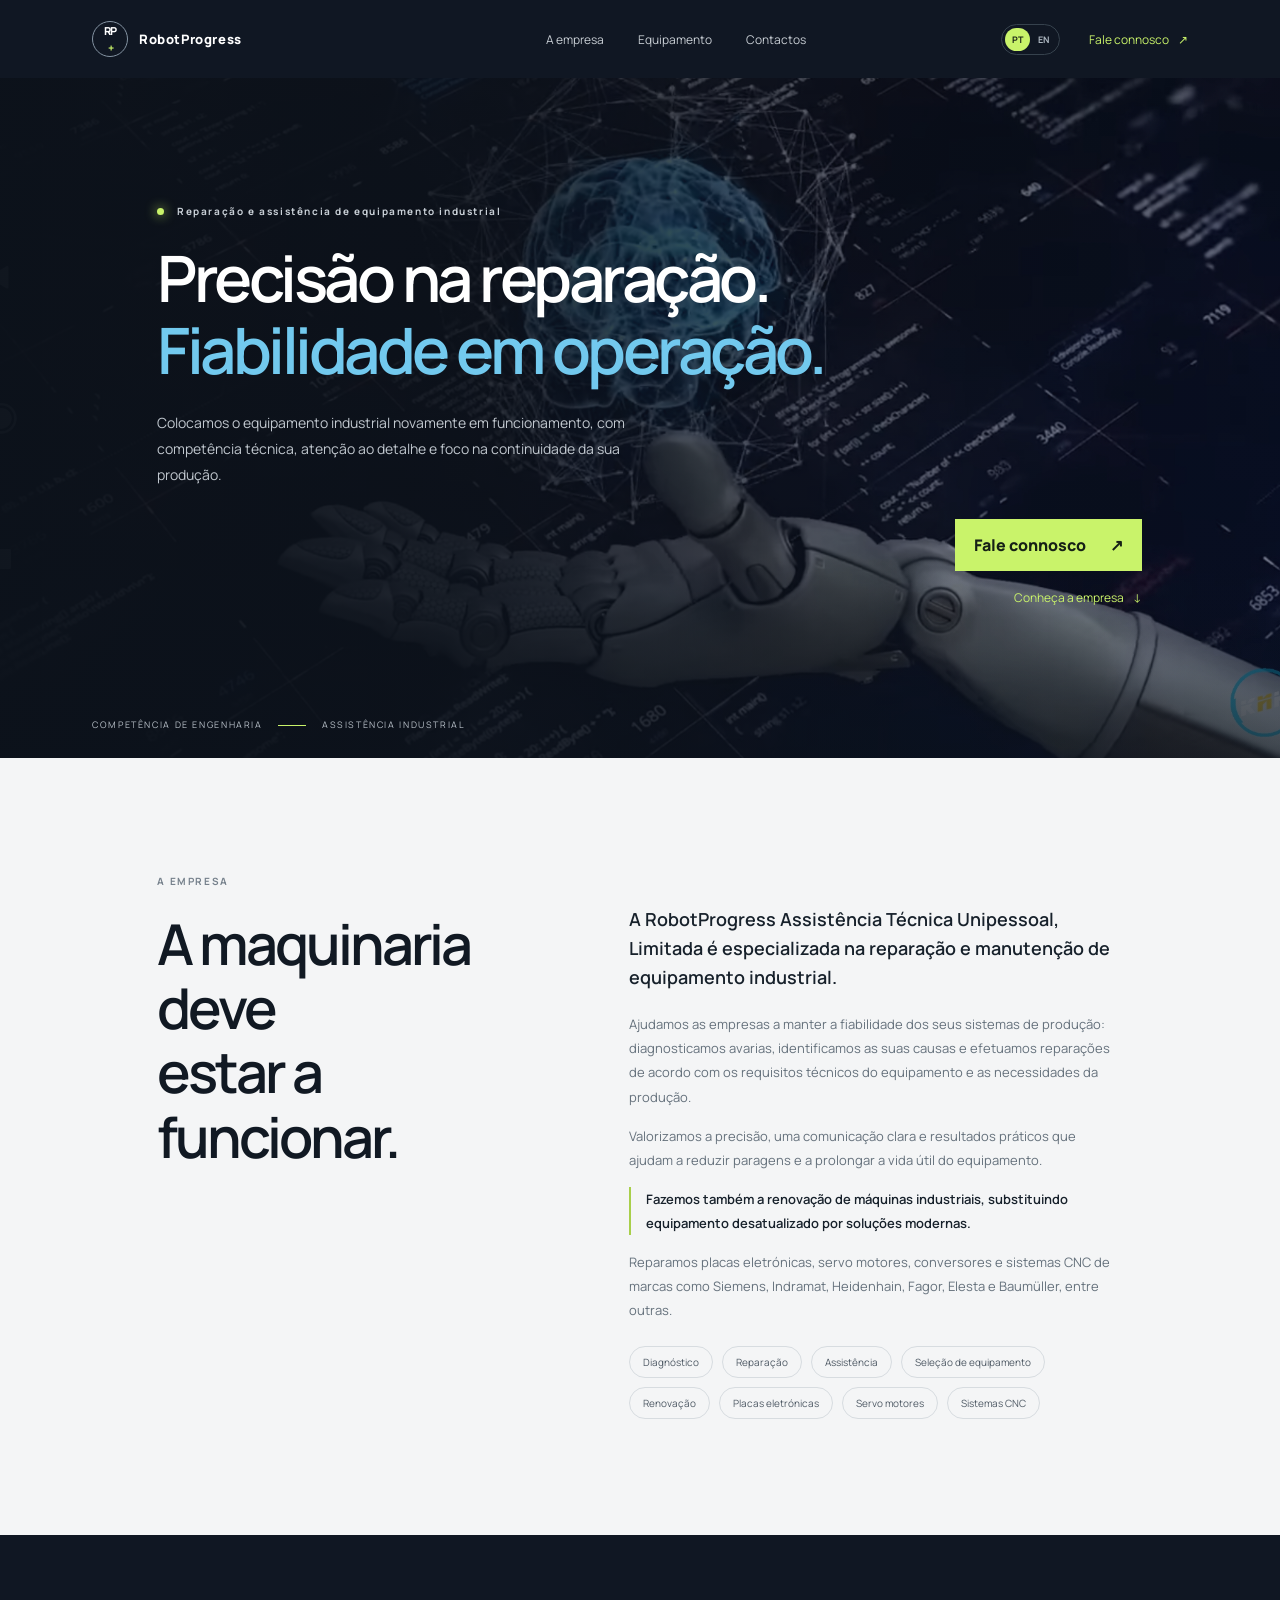
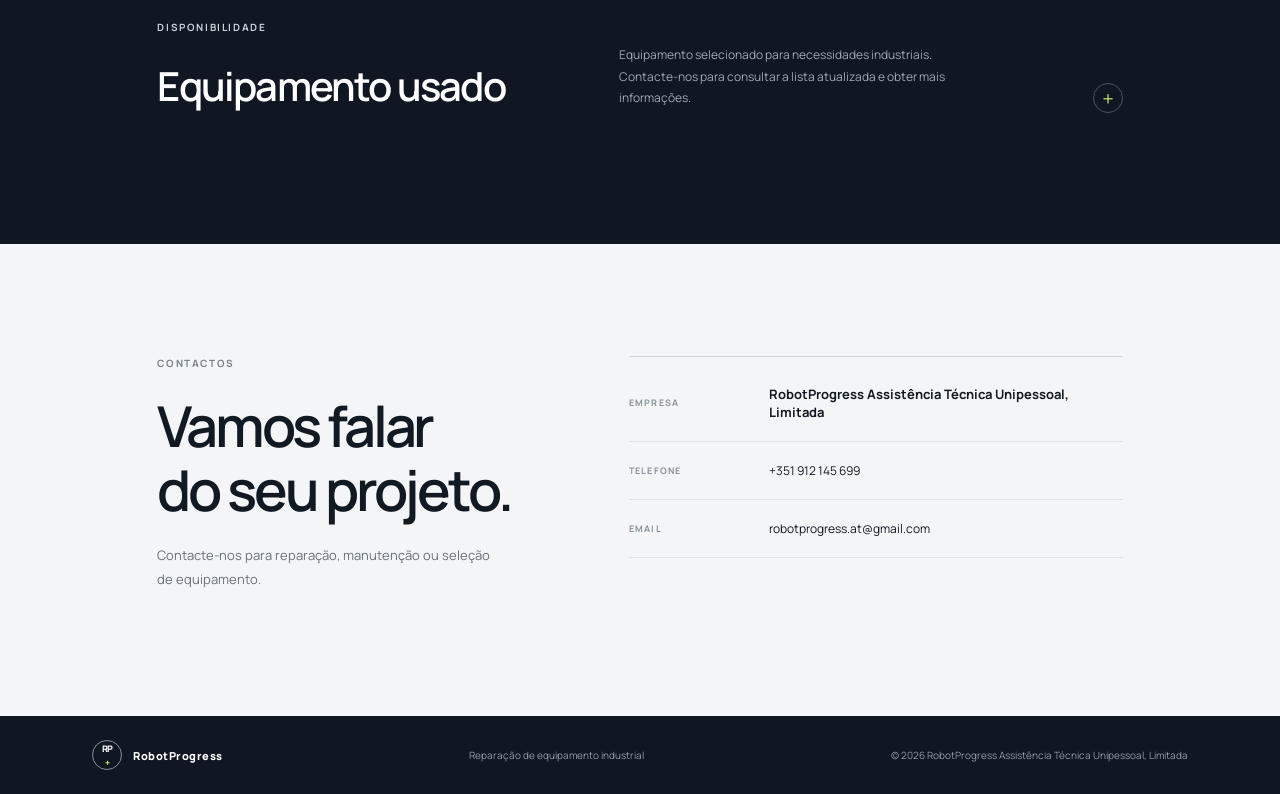
<file: index.html>
<!doctype html>
<html lang="pt">
<head>
  <meta charset="utf-8">
  <meta name="viewport" content="width=device-width, initial-scale=1">
  <meta name="theme-color" content="#101723">
  <meta name="description" content="Reparação e diagnóstico de equipamento industrial: placas eletrónicas, servo motores, CNC e inversores. Renovação de máquinas e equipamento usado para venda.">
  <title>Reparação de equipamento industrial, CNC e servo motores | RobotProgress Assistência Técnica Unipessoal, Limitada</title>
  <link rel="preconnect" href="https://fonts.googleapis.com">
  <link rel="preconnect" href="https://fonts.gstatic.com" crossorigin>
  <link href="https://fonts.googleapis.com/css2?family=Manrope:wght@400;500;600;700;800&display=swap" rel="stylesheet">
  <link rel="stylesheet" href="styles.css">
</head>
<body>
  <header class="topbar">
    <a class="brand" href="#top" aria-label="RobotProgress Assistência Técnica Unipessoal, Limitada — página inicial" data-i18n-aria="brandAria">
      <span class="brand-mark" aria-hidden="true">RP<span>+</span></span>
      <span class="brand-name">RobotProgress</span>
    </a>
    <nav aria-label="Navegação principal" data-i18n-aria="navAria">
      <a href="#about" data-i18n="navAbout">A empresa</a>
      <a href="#equipment" data-i18n="navEquipment">Equipamento</a>
      <a href="#contacts" data-i18n="navContacts">Contactos</a>
    </nav>
    <div class="header-actions">
      <div class="language-switch" role="group" aria-label="Escolher idioma" data-i18n-aria="languageAria">
        <button type="button" data-lang="pt" aria-pressed="true">PT</button>
        <button type="button" data-lang="en" aria-pressed="false">EN</button>
      </div>
      <a class="top-contact" href="#contacts"><span data-i18n="topCta">Fale connosco</span> <span>↗</span></a>
    </div>
  </header>

  <main id="top">
    <section class="hero" aria-labelledby="hero-title">
      <div class="hero-photo" role="img" aria-label="Braço robótico e modelo digital" data-i18n-aria="heroImage"></div>
      <div class="hero-shade"></div>
      <div class="hero-content">
        <p class="eyebrow"><span class="status-dot"></span> <span data-i18n="heroEyebrow">Reparação e assistência de equipamento industrial</span></p>
        <h1 id="hero-title"><span data-i18n="heroTitle1">Precisão na reparação.</span><br><span data-i18n="heroTitle2">Fiabilidade em operação.</span></h1>
        <p class="hero-copy" data-i18n="heroCopy">Colocamos o equipamento industrial novamente em funcionamento, com competência técnica, atenção ao detalhe e foco na continuidade da sua produção.</p>
        <div class="hero-actions">
          <a class="button button-primary" href="#contacts"><span data-i18n="heroCta">Fale connosco</span> <span>↗</span></a>
          <a class="text-link" href="#about"><span data-i18n="heroAbout">Conheça a empresa</span> <span>↓</span></a>
        </div>
      </div>
      <div class="hero-caption"><span data-i18n="heroCaption1">COMPETÊNCIA DE ENGENHARIA</span> <i></i> <span data-i18n="heroCaption2">ASSISTÊNCIA INDUSTRIAL</span></div>
    </section>

    <section class="about section-wrap" id="about">
      <div class="section-heading">
        <p class="eyebrow dark-eyebrow" data-i18n="aboutEyebrow">A EMPRESA</p>
        <h2><span data-i18n="aboutTitle1">A maquinaria deve</span><br><span data-i18n="aboutTitle2">estar a funcionar.</span></h2>
      </div>
      <div class="about-copy">
        <p class="lead" data-i18n="aboutLead">A RobotProgress Assistência Técnica Unipessoal, Limitada é especializada na reparação e manutenção de equipamento industrial.</p>
        <p data-i18n="aboutText1">Ajudamos as empresas a manter a fiabilidade dos seus sistemas de produção: diagnosticamos avarias, identificamos as suas causas e efetuamos reparações de acordo com os requisitos técnicos do equipamento e as necessidades da produção.</p>
        <p data-i18n="aboutText2">Valorizamos a precisão, uma comunicação clara e resultados práticos que ajudam a reduzir paragens e a prolongar a vida útil do equipamento.</p>
        <p class="about-highlight" data-i18n="aboutText3">Fazemos também a renovação de máquinas industriais, substituindo equipamento desatualizado por soluções modernas.</p>
        <p data-i18n="aboutText4">Reparamos placas eletrónicas, servo motores, conversores e sistemas CNC de marcas como Siemens, Indramat, Heidenhain, Fagor, Elesta e Baumüller, entre outras.</p>
        <div class="service-tags"><span data-i18n="service1">Diagnóstico</span><span data-i18n="service2">Reparação</span><span data-i18n="service3">Assistência</span><span data-i18n="service4">Seleção de equipamento</span><span data-i18n="service5">Renovação</span><span data-i18n="service6">Placas eletrónicas</span><span data-i18n="service7">Servo motores</span><span data-i18n="service8">Sistemas CNC</span></div>
      </div>
    </section>

    <section class="equipment" id="equipment">
      <div class="equipment-inner">
        <details class="equipment-toggle">
          <summary class="equipment-title">
            <div><p class="eyebrow" data-i18n="equipmentEyebrow">DISPONIBILIDADE</p><h2 data-i18n="equipmentTitle">Equipamento usado</h2></div>
            <p data-i18n="equipmentIntro">Equipamento selecionado para necessidades industriais. Contacte-nos para consultar a lista atualizada e obter mais informações.</p>
            <span class="catalog-icon equipment-toggle-icon" aria-hidden="true">＋</span>
          </summary>
          <details class="catalog" open>
          <summary><span class="catalog-icon">＋</span><span class="catalog-label" data-i18n="catalogLabel">Equipamento para venda</span><span class="catalog-state" aria-hidden="true"></span></summary>
          <div class="catalog-content">
            <p class="catalog-note" data-i18n="catalogCopy">Equipamento disponível para venda. Contacte-nos para obter especificações, fotografias adicionais e condições de fornecimento.</p>
            <div class="product-list">
                            <!-- products:start -->
              <details class="category">
                <summary><span class="category-title" data-i18n="catMotors">Motores</span><span class="category-count">25</span></summary>
                <div class="category-body">
                  <details class="subcategory">
                    <summary><span class="category-title" data-i18n="catSiemens">Siemens</span><span class="category-count">9</span></summary>
                    <div class="product-grid">
<article class="product">
                <h3>Motor Siemens</h3>
                <details class="photos">
                  <summary><span data-i18n="photosLabel">Fotos</span> <span class="photos-count">2</span></summary>
                  <div class="product-gallery">
                  <img src="assets/equipment/32-motor-siemens/img-1.jpg" width="151" height="202" loading="lazy" alt="Motor Siemens - fotografia 1">
                  <img src="assets/equipment/32-motor-siemens/img-2.jpg" width="151" height="202" loading="lazy" alt="Motor Siemens - fotografia 2">
                  </div>
                </details>
              </article>
<article class="product">
                <h3>Motor Siemens 1FT5064-0AC71-1-Z</h3>
                <details class="photos">
                  <summary><span data-i18n="photosLabel">Fotos</span> <span class="photos-count">2</span></summary>
                  <div class="product-gallery">
                  <img src="assets/equipment/33-motor-siemens-1ft5064-0ac71-1-z/img-1.jpg" width="202" height="151" loading="lazy" alt="Motor Siemens 1FT5064-0AC71-1-Z - fotografia 1">
                  <img src="assets/equipment/33-motor-siemens-1ft5064-0ac71-1-z/img-2.jpg" width="151" height="202" loading="lazy" alt="Motor Siemens 1FT5064-0AC71-1-Z - fotografia 2">
                  </div>
                </details>
              </article>
<article class="product">
                <h3>Motor Siemens 1FT50640AF711-Z</h3>
                <details class="photos">
                  <summary><span data-i18n="photosLabel">Fotos</span> <span class="photos-count">2</span></summary>
                  <div class="product-gallery">
                  <img src="assets/equipment/34-motor-siemens-1ft50640af711-z/img-1.jpg" width="202" height="151" loading="lazy" alt="Motor Siemens 1FT50640AF711-Z - fotografia 1">
                  <img src="assets/equipment/34-motor-siemens-1ft50640af711-z/img-2.jpg" width="202" height="151" loading="lazy" alt="Motor Siemens 1FT50640AF711-Z - fotografia 2">
                  </div>
                </details>
              </article>
<article class="product">
                <h3>Motor Siemens 1FT5072-0AС01-0-Z</h3>
                <details class="photos">
                  <summary><span data-i18n="photosLabel">Fotos</span> <span class="photos-count">2</span></summary>
                  <div class="product-gallery">
                  <img src="assets/equipment/35-motor-siemens-1ft5072-0aC01-0-z/img-1.jpg" width="202" height="151" loading="lazy" alt="Motor Siemens 1FT5072-0AС01-0-Z - fotografia 1">
                  <img src="assets/equipment/35-motor-siemens-1ft5072-0aC01-0-z/img-2.jpg" width="151" height="202" loading="lazy" alt="Motor Siemens 1FT5072-0AС01-0-Z - fotografia 2">
                  </div>
                </details>
              </article>
<article class="product">
                <h3>Motor Siemens 1FT5100-0AZ02-9-Z</h3>
                <details class="photos">
                  <summary><span data-i18n="photosLabel">Fotos</span> <span class="photos-count">3</span></summary>
                  <div class="product-gallery">
                  <img src="assets/equipment/36-motor-siemens-1ft5100-0az02-9-z/img-1.jpg" width="151" height="202" loading="lazy" alt="Motor Siemens 1FT5100-0AZ02-9-Z - fotografia 1">
                  <img src="assets/equipment/36-motor-siemens-1ft5100-0az02-9-z/img-2.jpg" width="151" height="202" loading="lazy" alt="Motor Siemens 1FT5100-0AZ02-9-Z - fotografia 2">
                  <img src="assets/equipment/36-motor-siemens-1ft5100-0az02-9-z/img-3.jpg" width="202" height="151" loading="lazy" alt="Motor Siemens 1FT5100-0AZ02-9-Z - fotografia 3">
                  </div>
                </details>
              </article>
<article class="product">
                <h3>Motor Siemens 1FT6084-1AF71-1AH1 Rotor demagnetized</h3>
                <details class="photos">
                  <summary><span data-i18n="photosLabel">Fotos</span> <span class="photos-count">2</span></summary>
                  <div class="product-gallery">
                  <img src="assets/equipment/37-motor-siemens-1ft6084-1af71-1ah1-rotor-demagnetized/img-1.jpg" width="202" height="151" loading="lazy" alt="Motor Siemens 1FT6084-1AF71-1AH1 Rotor demagnetized - fotografia 1">
                  <img src="assets/equipment/37-motor-siemens-1ft6084-1af71-1ah1-rotor-demagnetized/img-2.jpg" width="151" height="202" loading="lazy" alt="Motor Siemens 1FT6084-1AF71-1AH1 Rotor demagnetized - fotografia 2">
                  </div>
                </details>
              </article>
<article class="product">
                <h3>Motor Siemens 1LA4 186</h3>
                <details class="photos">
                  <summary><span data-i18n="photosLabel">Fotos</span> <span class="photos-count">4</span></summary>
                  <div class="product-gallery">
                  <img src="assets/equipment/38-motor-siemens-1la4-186/img-1.jpg" width="151" height="202" loading="lazy" alt="Motor Siemens 1LA4 186 - fotografia 1">
                  <img src="assets/equipment/38-motor-siemens-1la4-186/img-2.jpg" width="151" height="202" loading="lazy" alt="Motor Siemens 1LA4 186 - fotografia 2">
                  <img src="assets/equipment/38-motor-siemens-1la4-186/img-3.jpg" width="202" height="151" loading="lazy" alt="Motor Siemens 1LA4 186 - fotografia 3">
                  <img src="assets/equipment/38-motor-siemens-1la4-186/img-4.jpg" width="202" height="151" loading="lazy" alt="Motor Siemens 1LA4 186 - fotografia 4">
                  </div>
                </details>
              </article>
<article class="product">
                <h3>Motor Siemens 1PH7135-2HF02-0BA3</h3>
                <details class="photos">
                  <summary><span data-i18n="photosLabel">Fotos</span> <span class="photos-count">2</span></summary>
                  <div class="product-gallery">
                  <img src="assets/equipment/39-motor-siemens-1ph7135-2hf02-0ba3/img-1.jpg" width="151" height="202" loading="lazy" alt="Motor Siemens 1PH7135-2HF02-0BA3 - fotografia 1">
                  <img src="assets/equipment/39-motor-siemens-1ph7135-2hf02-0ba3/img-2.jpg" width="151" height="202" loading="lazy" alt="Motor Siemens 1PH7135-2HF02-0BA3 - fotografia 2">
                  </div>
                </details>
              </article>
<article class="product">
                <h3>Motor Siemens 1PH7163-2ТВ23-0ДС0</h3>
                <details class="photos">
                  <summary><span data-i18n="photosLabel">Fotos</span> <span class="photos-count">2</span></summary>
                  <div class="product-gallery">
                  <img src="assets/equipment/40-motor-siemens-1ph7163-2TB23-0DC0/img-1.jpg" width="151" height="202" loading="lazy" alt="Motor Siemens 1PH7163-2ТВ23-0ДС0 - fotografia 1">
                  <img src="assets/equipment/40-motor-siemens-1ph7163-2TB23-0DC0/img-2.jpg" width="202" height="151" loading="lazy" alt="Motor Siemens 1PH7163-2ТВ23-0ДС0 - fotografia 2">
                  </div>
                </details>
              </article>
                    </div>
                  </details>
                  <details class="subcategory">
                    <summary><span class="category-title" data-i18n="catOther">Outro</span><span class="category-count">16</span></summary>
                    <div class="product-grid">
<article class="product">
                <h3>Motor 220-380 110W Type850-4</h3>
                <details class="photos">
                  <summary><span data-i18n="photosLabel">Fotos</span> <span class="photos-count">3</span></summary>
                  <div class="product-gallery">
                  <img src="assets/equipment/19-motor-220-380-110w-type850-4/img-1.jpg" width="151" height="202" loading="lazy" alt="Motor 220-380 110W Type850-4 - fotografia 1">
                  <img src="assets/equipment/19-motor-220-380-110w-type850-4/img-2.jpg" width="202" height="151" loading="lazy" alt="Motor 220-380 110W Type850-4 - fotografia 2">
                  <img src="assets/equipment/19-motor-220-380-110w-type850-4/img-3.jpg" width="151" height="202" loading="lazy" alt="Motor 220-380 110W Type850-4 - fotografia 3">
                  </div>
                </details>
              </article>
<article class="product">
                <h3>Motor B&amp;R industrial Automation 8mse8l.e1</h3>
                <details class="photos">
                  <summary><span data-i18n="photosLabel">Fotos</span> <span class="photos-count">3</span></summary>
                  <div class="product-gallery">
                  <img src="assets/equipment/20-motor-b-r-industrial-automation-8mse8l-e1/img-1.jpg" width="202" height="151" loading="lazy" alt="Motor B&amp;R industrial Automation 8mse8l.e1 - fotografia 1">
                  <img src="assets/equipment/20-motor-b-r-industrial-automation-8mse8l-e1/img-2.jpg" width="202" height="151" loading="lazy" alt="Motor B&amp;R industrial Automation 8mse8l.e1 - fotografia 2">
                  <img src="assets/equipment/20-motor-b-r-industrial-automation-8mse8l-e1/img-3.jpg" width="151" height="202" loading="lazy" alt="Motor B&amp;R industrial Automation 8mse8l.e1 - fotografia 3">
                  </div>
                </details>
              </article>
<article class="product">
                <h3>Motor BAUMULLER NURNBERG</h3>
                <details class="photos">
                  <summary><span data-i18n="photosLabel">Fotos</span> <span class="photos-count">2</span></summary>
                  <div class="product-gallery">
                  <img src="assets/equipment/21-motor-baumuller-nurnberg/img-1.jpg" width="202" height="151" loading="lazy" alt="Motor BAUMULLER NURNBERG - fotografia 1">
                  <img src="assets/equipment/21-motor-baumuller-nurnberg/img-2.jpg" width="202" height="151" loading="lazy" alt="Motor BAUMULLER NURNBERG - fotografia 2">
                  </div>
                </details>
              </article>
<article class="product">
                <h3>Motor BAUMULLER NURNBERG DS 71-M 7,8kW</h3>
                <details class="photos">
                  <summary><span data-i18n="photosLabel">Fotos</span> <span class="photos-count">2</span></summary>
                  <div class="product-gallery">
                  <img src="assets/equipment/22-motor-baumuller-nurnberg-ds-71-m-7-8kw/img-1.jpg" width="151" height="202" loading="lazy" alt="Motor BAUMULLER NURNBERG DS 71-M 7,8kW - fotografia 1">
                  <img src="assets/equipment/22-motor-baumuller-nurnberg-ds-71-m-7-8kw/img-2.jpg" width="151" height="202" loading="lazy" alt="Motor BAUMULLER NURNBERG DS 71-M 7,8kW - fotografia 2">
                  </div>
                </details>
              </article>
<article class="product">
                <h3>Motor Berriola EKAIN 4442.20.0131</h3>
                <details class="photos">
                  <summary><span data-i18n="photosLabel">Fotos</span> <span class="photos-count">2</span></summary>
                  <div class="product-gallery">
                  <img src="assets/equipment/23-motor-berriola-ekain-4442-20-0131/img-1.jpg" width="151" height="202" loading="lazy" alt="Motor Berriola EKAIN 4442.20.0131 - fotografia 1">
                  <img src="assets/equipment/23-motor-berriola-ekain-4442-20-0131/img-2.jpg" width="151" height="202" loading="lazy" alt="Motor Berriola EKAIN 4442.20.0131 - fotografia 2">
                  </div>
                </details>
              </article>
<article class="product">
                <h3>Motor CHT 63B4 230-400V 0.18kW</h3>
                <details class="photos">
                  <summary><span data-i18n="photosLabel">Fotos</span> <span class="photos-count">3</span></summary>
                  <div class="product-gallery">
                  <img src="assets/equipment/24-motor-cht-63b4-230-400v-0-18kw/img-1.jpg" width="202" height="151" loading="lazy" alt="Motor CHT 63B4 230-400V 0.18kW - fotografia 1">
                  <img src="assets/equipment/24-motor-cht-63b4-230-400v-0-18kw/img-2.jpg" width="202" height="151" loading="lazy" alt="Motor CHT 63B4 230-400V 0.18kW - fotografia 2">
                  <img src="assets/equipment/24-motor-cht-63b4-230-400v-0-18kw/img-3.jpg" width="202" height="151" loading="lazy" alt="Motor CHT 63B4 230-400V 0.18kW - fotografia 3">
                  </div>
                </details>
              </article>
<article class="product">
                <h3>Motor CHYUN TSEH Industrial 220-380V 3.7kW</h3>
                <details class="photos">
                  <summary><span data-i18n="photosLabel">Fotos</span> <span class="photos-count">3</span></summary>
                  <div class="product-gallery">
                  <img src="assets/equipment/25-motor-chyun-tseh-industrial-220-380v-3-7kw/img-1.jpg" width="151" height="202" loading="lazy" alt="Motor CHYUN TSEH Industrial 220-380V 3.7kW - fotografia 1">
                  <img src="assets/equipment/25-motor-chyun-tseh-industrial-220-380v-3-7kw/img-2.jpg" width="151" height="202" loading="lazy" alt="Motor CHYUN TSEH Industrial 220-380V 3.7kW - fotografia 2">
                  <img src="assets/equipment/25-motor-chyun-tseh-industrial-220-380v-3-7kw/img-3.jpg" width="202" height="151" loading="lazy" alt="Motor CHYUN TSEH Industrial 220-380V 3.7kW - fotografia 3">
                  </div>
                </details>
              </article>
<article class="product">
                <h3>Motor Indramat 112C-1-KD-4-С-130-A-1-D1524LX</h3>
                <details class="photos">
                  <summary><span data-i18n="photosLabel">Fotos</span> <span class="photos-count">2</span></summary>
                  <div class="product-gallery">
                  <img src="assets/equipment/26-motor-indramat-112c-1-kd-4-C-130-a-1-d1524lx/img-1.jpg" width="151" height="202" loading="lazy" alt="Motor Indramat 112C-1-KD-4-С-130-A-1-D1524LX - fotografia 1">
                  <img src="assets/equipment/26-motor-indramat-112c-1-kd-4-C-130-a-1-d1524lx/img-2.jpg" width="151" height="202" loading="lazy" alt="Motor Indramat 112C-1-KD-4-С-130-A-1-D1524LX - fotografia 2">
                  </div>
                </details>
              </article>
<article class="product">
                <h3>Motor Mitsubishi SJ-11AW4ZM</h3>
                <details class="photos">
                  <summary><span data-i18n="photosLabel">Fotos</span> <span class="photos-count">2</span></summary>
                  <div class="product-gallery">
                  <img src="assets/equipment/27-motor-mitsubishi-sj-11aw4zm/img-1.jpg" width="151" height="202" loading="lazy" alt="Motor Mitsubishi SJ-11AW4ZM - fotografia 1">
                  <img src="assets/equipment/27-motor-mitsubishi-sj-11aw4zm/img-2.jpg" width="202" height="151" loading="lazy" alt="Motor Mitsubishi SJ-11AW4ZM - fotografia 2">
                  </div>
                </details>
              </article>
<article class="product">
                <h3>Motor MT30M4-36</h3>
                <details class="photos">
                  <summary><span data-i18n="photosLabel">Fotos</span> <span class="photos-count">2</span></summary>
                  <div class="product-gallery">
                  <img src="assets/equipment/28-motor-mt30m4-36/img-1.jpg" width="151" height="202" loading="lazy" alt="Motor MT30M4-36 - fotografia 1">
                  <img src="assets/equipment/28-motor-mt30m4-36/img-2.jpg" width="202" height="151" loading="lazy" alt="Motor MT30M4-36 - fotografia 2">
                  </div>
                </details>
              </article>
<article class="product">
                <h3>Motor Nachod K10A6-00 80V</h3>
                <details class="photos">
                  <summary><span data-i18n="photosLabel">Fotos</span> <span class="photos-count">3</span></summary>
                  <div class="product-gallery">
                  <img src="assets/equipment/29-motor-nachod-k10a6-00-80v/img-1.jpg" width="151" height="202" loading="lazy" alt="Motor Nachod K10A6-00 80V - fotografia 1">
                  <img src="assets/equipment/29-motor-nachod-k10a6-00-80v/img-2.jpg" width="151" height="202" loading="lazy" alt="Motor Nachod K10A6-00 80V - fotografia 2">
                  <img src="assets/equipment/29-motor-nachod-k10a6-00-80v/img-3.jpg" width="151" height="202" loading="lazy" alt="Motor Nachod K10A6-00 80V - fotografia 3">
                  </div>
                </details>
              </article>
<article class="product">
                <h3>Motor Reivaj 380V</h3>
                <details class="photos">
                  <summary><span data-i18n="photosLabel">Fotos</span> <span class="photos-count">2</span></summary>
                  <div class="product-gallery">
                  <img src="assets/equipment/30-motor-reivaj-380v/img-1.jpg" width="151" height="202" loading="lazy" alt="Motor Reivaj 380V - fotografia 1">
                  <img src="assets/equipment/30-motor-reivaj-380v/img-2.jpg" width="202" height="151" loading="lazy" alt="Motor Reivaj 380V - fotografia 2">
                  </div>
                </details>
              </article>
<article class="product">
                <h3>Motor SHINI MS712-2</h3>
                <details class="photos">
                  <summary><span data-i18n="photosLabel">Fotos</span> <span class="photos-count">3</span></summary>
                  <div class="product-gallery">
                  <img src="assets/equipment/31-motor-shini-ms712-2/img-1.jpg" width="151" height="202" loading="lazy" alt="Motor SHINI MS712-2 - fotografia 1">
                  <img src="assets/equipment/31-motor-shini-ms712-2/img-2.jpg" width="151" height="202" loading="lazy" alt="Motor SHINI MS712-2 - fotografia 2">
                  <img src="assets/equipment/31-motor-shini-ms712-2/img-3.jpg" width="151" height="202" loading="lazy" alt="Motor SHINI MS712-2 - fotografia 3">
                  </div>
                </details>
              </article>
<article class="product">
                <h3>Motor SLO-SYN X1002</h3>
                <details class="photos">
                  <summary><span data-i18n="photosLabel">Fotos</span> <span class="photos-count">2</span></summary>
                  <div class="product-gallery">
                  <img src="assets/equipment/41-motor-slo-syn-x1002/img-1.jpg" width="202" height="151" loading="lazy" alt="Motor SLO-SYN X1002 - fotografia 1">
                  <img src="assets/equipment/41-motor-slo-syn-x1002/img-2.jpg" width="151" height="202" loading="lazy" alt="Motor SLO-SYN X1002 - fotografia 2">
                  </div>
                </details>
              </article>
<article class="product">
                <h3>Motor Superior Electric Stepping motor M091-FD03 5.3V</h3>
                <details class="photos">
                  <summary><span data-i18n="photosLabel">Fotos</span> <span class="photos-count">2</span></summary>
                  <div class="product-gallery">
                  <img src="assets/equipment/42-motor-superior-electric-stepping-motor-m091-fd03-5-3v/img-1.jpg" width="151" height="202" loading="lazy" alt="Motor Superior Electric Stepping motor M091-FD03 5.3V - fotografia 1">
                  <img src="assets/equipment/42-motor-superior-electric-stepping-motor-m091-fd03-5-3v/img-2.jpg" width="151" height="202" loading="lazy" alt="Motor Superior Electric Stepping motor M091-FD03 5.3V - fotografia 2">
                  </div>
                </details>
              </article>
<article class="product">
                <h3>Servo Motor Brushless LD640EGR2300</h3>
                <details class="photos">
                  <summary><span data-i18n="photosLabel">Fotos</span> <span class="photos-count">2</span></summary>
                  <div class="product-gallery">
                  <img src="assets/equipment/44-servo-motor-brushless-ld640egr2300/img-1.jpg" width="202" height="151" loading="lazy" alt="Servo Motor Brushless LD640EGR2300 - fotografia 1">
                  <img src="assets/equipment/44-servo-motor-brushless-ld640egr2300/img-2.jpg" width="202" height="151" loading="lazy" alt="Servo Motor Brushless LD640EGR2300 - fotografia 2">
                  </div>
                </details>
              </article>
                    </div>
                  </details>
                </div>
              </details>
              <details class="category">
                <summary><span class="category-title" data-i18n="catControllers">Controladores</span><span class="category-count">17</span></summary>
                <div class="category-body">
                  <details class="subcategory">
                    <summary><span class="category-title" data-i18n="catSiemens">Siemens</span><span class="category-count">6</span></summary>
                    <div class="product-grid">
<article class="product">
                <h3>Siemens simodrive LT-module 50A</h3>
                <details class="photos">
                  <summary><span data-i18n="photosLabel">Fotos</span> <span class="photos-count">2</span></summary>
                  <div class="product-gallery">
                  <img src="assets/equipment/46-siemens-simodrive-lt-module-50a/img-1.jpg" width="151" height="202" loading="lazy" alt="Siemens simodrive LT-module 50A - fotografia 1">
                  <img src="assets/equipment/46-siemens-simodrive-lt-module-50a/img-2.jpg" width="151" height="202" loading="lazy" alt="Siemens simodrive LT-module 50A - fotografia 2">
                  </div>
                </details>
              </article>
<article class="product">
                <h3>Siemens simodrive LT-module 80A</h3>
                <details class="photos">
                  <summary><span data-i18n="photosLabel">Fotos</span> <span class="photos-count">2</span></summary>
                  <div class="product-gallery">
                  <img src="assets/equipment/47-siemens-simodrive-lt-module-80a/img-1.jpg" width="151" height="202" loading="lazy" alt="Siemens simodrive LT-module 80A - fotografia 1">
                  <img src="assets/equipment/47-siemens-simodrive-lt-module-80a/img-2.jpg" width="202" height="151" loading="lazy" alt="Siemens simodrive LT-module 80A - fotografia 2">
                  </div>
                </details>
              </article>
<article class="product">
                <h3>Siemens simodrive LT-module 8A not working</h3>
                <details class="photos">
                  <summary><span data-i18n="photosLabel">Fotos</span> <span class="photos-count">2</span></summary>
                  <div class="product-gallery">
                  <img src="assets/equipment/48-siemens-simodrive-lt-module-8a-not-working/img-1.jpg" width="151" height="202" loading="lazy" alt="Siemens simodrive LT-module 8A not working - fotografia 1">
                  <img src="assets/equipment/48-siemens-simodrive-lt-module-8a-not-working/img-2.jpg" width="151" height="202" loading="lazy" alt="Siemens simodrive LT-module 8A not working - fotografia 2">
                  </div>
                </details>
              </article>
<article class="product">
                <h3>Siemens simodrive VSA-modul 25-50A</h3>
                <details class="photos">
                  <summary><span data-i18n="photosLabel">Fotos</span> <span class="photos-count">2</span></summary>
                  <div class="product-gallery">
                  <img src="assets/equipment/49-siemens-simodrive-vsa-modul-25-50a/img-1.jpg" width="151" height="202" loading="lazy" alt="Siemens simodrive VSA-modul 25-50A - fotografia 1">
                  <img src="assets/equipment/49-siemens-simodrive-vsa-modul-25-50a/img-2.jpg" width="151" height="202" loading="lazy" alt="Siemens simodrive VSA-modul 25-50A - fotografia 2">
                  </div>
                </details>
              </article>
                    <article class="product">
                <h3>Control board for Siemens 1P 6SN1118-0AD11-0AA1</h3>
                <details class="photos">
                  <summary><span data-i18n="photosLabel">Fotos</span> <span class="photos-count">2</span></summary>
                  <div class="product-gallery">
                  <img src="assets/equipment/01-control-board-for-siemens-1p-6sn1118-0ad11-0aa1/img-1.jpg" width="151" height="202" loading="lazy" alt="Control board for Siemens 1P 6SN1118-0AD11-0AA1 - fotografia 1">
                  <img src="assets/equipment/01-control-board-for-siemens-1p-6sn1118-0ad11-0aa1/img-2.jpg" width="151" height="202" loading="lazy" alt="Control board for Siemens 1P 6SN1118-0AD11-0AA1 - fotografia 2">
                  </div>
                </details>
              </article>
                    <article class="product">
                <h3>Control board for Siemens 1P 6SN1118-0AD11-0AA1 ver.B</h3>
                <details class="photos">
                  <summary><span data-i18n="photosLabel">Fotos</span> <span class="photos-count">2</span></summary>
                  <div class="product-gallery">
                  <img src="assets/equipment/02-control-board-for-siemens-1p-6sn1118-0ad11-0aa1-ver-b/img-1.jpg" width="202" height="151" loading="lazy" alt="Control board for Siemens 1P 6SN1118-0AD11-0AA1 ver.B - fotografia 1">
                  <img src="assets/equipment/02-control-board-for-siemens-1p-6sn1118-0ad11-0aa1-ver-b/img-2.jpg" width="202" height="151" loading="lazy" alt="Control board for Siemens 1P 6SN1118-0AD11-0AA1 ver.B - fotografia 2">
                  </div>
                </details>
              </article>
                    </div>
                  </details>
                  <details class="subcategory">
                    <summary><span class="category-title" data-i18n="catIndramat">Indramat</span><span class="category-count">3</span></summary>
                    <div class="product-grid">
<article class="product">
                <h3>Indramat ACServo Controller TDM 1.2-050-300-W1-220</h3>
                <details class="photos">
                  <summary><span data-i18n="photosLabel">Fotos</span> <span class="photos-count">2</span></summary>
                  <div class="product-gallery">
                  <img src="assets/equipment/15-indramat-acservo-controller-tdm-1-2-050-300-w1-220/img-1.jpg" width="151" height="202" loading="lazy" alt="Indramat ACServo Controller TDM 1.2-050-300-W1-220 - fotografia 1">
                  <img src="assets/equipment/15-indramat-acservo-controller-tdm-1-2-050-300-w1-220/img-2.jpg" width="151" height="202" loading="lazy" alt="Indramat ACServo Controller TDM 1.2-050-300-W1-220 - fotografia 2">
                  </div>
                </details>
              </article>
<article class="product">
                <h3>Indramat ACServo Controller TDM 1.2-050-300-W1-S0102</h3>
                <details class="photos">
                  <summary><span data-i18n="photosLabel">Fotos</span> <span class="photos-count">2</span></summary>
                  <div class="product-gallery">
                  <img src="assets/equipment/16-indramat-acservo-controller-tdm-1-2-050-300-w1-s0102/img-1.jpg" width="151" height="202" loading="lazy" alt="Indramat ACServo Controller TDM 1.2-050-300-W1-S0102 - fotografia 1">
                  <img src="assets/equipment/16-indramat-acservo-controller-tdm-1-2-050-300-w1-s0102/img-2.jpg" width="151" height="202" loading="lazy" alt="Indramat ACServo Controller TDM 1.2-050-300-W1-S0102 - fotografia 2">
                  </div>
                </details>
              </article>
                    <article class="product">
                <h3>Indramat ACServo Power Supply TVD 1.3-15-03</h3>
                <details class="photos">
                  <summary><span data-i18n="photosLabel">Fotos</span> <span class="photos-count">3</span></summary>
                  <div class="product-gallery">
                  <img src="assets/equipment/17-indramat-acservo-power-supply-tvd-1-3-15-03/img-1.jpg" width="151" height="202" loading="lazy" alt="Indramat ACServo Power Supply TVD 1.3-15-03 - fotografia 1">
                  <img src="assets/equipment/17-indramat-acservo-power-supply-tvd-1-3-15-03/img-2.jpg" width="151" height="202" loading="lazy" alt="Indramat ACServo Power Supply TVD 1.3-15-03 - fotografia 2">
                  <img src="assets/equipment/17-indramat-acservo-power-supply-tvd-1-3-15-03/img-3.jpg" width="151" height="202" loading="lazy" alt="Indramat ACServo Power Supply TVD 1.3-15-03 - fotografia 3">
                  </div>
                </details>
              </article>
                    </div>
                  </details>
                  <details class="subcategory">
                    <summary><span class="category-title" data-i18n="catHeidenhain">Heidenhain</span><span class="category-count">6</span></summary>
                    <div class="product-grid">
<article class="product">
                <h3>Heidenhain TNC145CS</h3>
                <details class="photos">
                  <summary><span data-i18n="photosLabel">Fotos</span> <span class="photos-count">3</span></summary>
                  <div class="product-gallery">
                  <img src="assets/equipment/05-heidenhain-tnc145cs/img-1.jpg" width="202" height="151" loading="lazy" alt="Heidenhain TNC145CS - fotografia 1">
                  <img src="assets/equipment/05-heidenhain-tnc145cs/img-2.jpg" width="151" height="202" loading="lazy" alt="Heidenhain TNC145CS - fotografia 2">
                  <img src="assets/equipment/05-heidenhain-tnc145cs/img-3.jpg" width="151" height="202" loading="lazy" alt="Heidenhain TNC145CS - fotografia 3">
                  </div>
                </details>
              </article>
<article class="product">
                <h3>Heidenhain TNC150B</h3>
                <details class="photos">
                  <summary><span data-i18n="photosLabel">Fotos</span> <span class="photos-count">3</span></summary>
                  <div class="product-gallery">
                  <img src="assets/equipment/06-heidenhain-tnc150b/img-1.jpg" width="202" height="151" loading="lazy" alt="Heidenhain TNC150B - fotografia 1">
                  <img src="assets/equipment/06-heidenhain-tnc150b/img-2.jpg" width="151" height="202" loading="lazy" alt="Heidenhain TNC150B - fotografia 2">
                  <img src="assets/equipment/06-heidenhain-tnc150b/img-3.jpg" width="151" height="202" loading="lazy" alt="Heidenhain TNC150B - fotografia 3">
                  </div>
                </details>
              </article>
<article class="product">
                <h3>Heidenhain controller LE410CA</h3>
                <details class="photos">
                  <summary><span data-i18n="photosLabel">Fotos</span> <span class="photos-count">3</span></summary>
                  <div class="product-gallery">
                  <img src="assets/equipment/08-heidenhain-controller-le410ca/img-1.jpg" width="151" height="202" loading="lazy" alt="Heidenhain controller LE410CA - fotografia 1">
                  <img src="assets/equipment/08-heidenhain-controller-le410ca/img-2.jpg" width="202" height="151" loading="lazy" alt="Heidenhain controller LE410CA - fotografia 2">
                  <img src="assets/equipment/08-heidenhain-controller-le410ca/img-3.jpg" width="202" height="151" loading="lazy" alt="Heidenhain controller LE410CA - fotografia 3">
                  </div>
                </details>
              </article>
<article class="product">
                <h3>Heidenhain controller LE426PB</h3>
                <details class="photos">
                  <summary><span data-i18n="photosLabel">Fotos</span> <span class="photos-count">3</span></summary>
                  <div class="product-gallery">
                  <img src="assets/equipment/09-heidenhain-controller-le426pb/img-1.jpg" width="151" height="202" loading="lazy" alt="Heidenhain controller LE426PB - fotografia 1">
                  <img src="assets/equipment/09-heidenhain-controller-le426pb/img-2.jpg" width="151" height="202" loading="lazy" alt="Heidenhain controller LE426PB - fotografia 2">
                  <img src="assets/equipment/09-heidenhain-controller-le426pb/img-3.jpg" width="151" height="202" loading="lazy" alt="Heidenhain controller LE426PB - fotografia 3">
                  </div>
                </details>
              </article>
                    <article class="product">
                <h3>Heidenhain VRZ 710</h3>
                <details class="photos">
                  <summary><span data-i18n="photosLabel">Fotos</span> <span class="photos-count">3</span></summary>
                  <div class="product-gallery">
                  <img src="assets/equipment/13-heidenhain-vrz-710/img-1.jpg" width="202" height="151" loading="lazy" alt="Heidenhain VRZ 710 - fotografia 1">
                  <img src="assets/equipment/13-heidenhain-vrz-710/img-2.jpg" width="202" height="151" loading="lazy" alt="Heidenhain VRZ 710 - fotografia 2">
                  <img src="assets/equipment/13-heidenhain-vrz-710/img-3.jpg" width="202" height="151" loading="lazy" alt="Heidenhain VRZ 710 - fotografia 3">
                  </div>
                </details>
              </article>
                    <article class="product">
                <h3>Heidenhain VRZ 713</h3>
                <details class="photos">
                  <summary><span data-i18n="photosLabel">Fotos</span> <span class="photos-count">2</span></summary>
                  <div class="product-gallery">
                  <img src="assets/equipment/14-heidenhain-vrz-713/img-1.jpg" width="151" height="202" loading="lazy" alt="Heidenhain VRZ 713 - fotografia 1">
                  <img src="assets/equipment/14-heidenhain-vrz-713/img-2.jpg" width="202" height="151" loading="lazy" alt="Heidenhain VRZ 713 - fotografia 2">
                  </div>
                </details>
              </article>
                    </div>
                  </details>
                  <details class="subcategory">
                    <summary><span class="category-title" data-i18n="catOther">Outro</span><span class="category-count">2</span></summary>
                    <div class="product-grid">
<article class="product">
                <h3>Elesta CPA831A07</h3>
                <details class="photos">
                  <summary><span data-i18n="photosLabel">Fotos</span> <span class="photos-count">3</span></summary>
                  <div class="product-gallery">
                  <img src="assets/equipment/03-elesta-cpa831a07/img-1.jpg" width="202" height="151" loading="lazy" alt="Elesta CPA831A07 - fotografia 1">
                  <img src="assets/equipment/03-elesta-cpa831a07/img-2.jpg" width="202" height="151" loading="lazy" alt="Elesta CPA831A07 - fotografia 2">
                  <img src="assets/equipment/03-elesta-cpa831a07/img-3.jpg" width="202" height="151" loading="lazy" alt="Elesta CPA831A07 - fotografia 3">
                  </div>
                </details>
              </article>
<article class="product">
                <h3>Fagor CNC 8020MG-CIN</h3>
                <details class="photos">
                  <summary><span data-i18n="photosLabel">Fotos</span> <span class="photos-count">3</span></summary>
                  <div class="product-gallery">
                  <img src="assets/equipment/04-fagor-cnc-8020mg-cin/img-1.jpg" width="202" height="151" loading="lazy" alt="Fagor CNC 8020MG-CIN - fotografia 1">
                  <img src="assets/equipment/04-fagor-cnc-8020mg-cin/img-2.jpg" width="202" height="151" loading="lazy" alt="Fagor CNC 8020MG-CIN - fotografia 2">
                  <img src="assets/equipment/04-fagor-cnc-8020mg-cin/img-3.jpg" width="202" height="151" loading="lazy" alt="Fagor CNC 8020MG-CIN - fotografia 3">
                  </div>
                </details>
              </article>
                    </div>
                  </details>
                </div>
              </details>
              <details class="category">
                <summary><span class="category-title" data-i18n="catOther">Outro</span><span class="category-count">7</span></summary>
                <div class="category-body">
                  <div class="product-grid">
<article class="product">
                <h3>Heidenhain cable for handwheel hr410</h3>
                <details class="photos">
                  <summary><span data-i18n="photosLabel">Fotos</span> <span class="photos-count">1</span></summary>
                  <div class="product-gallery">
                  <img src="assets/equipment/07-heidenhain-cable-for-handwheel-hr410/img-1.jpg" width="151" height="202" loading="lazy" alt="Heidenhain cable for handwheel hr410 - fotografia 1">
                  </div>
                </details>
              </article>
<article class="product">
                <h3>Heidenhain handwheel HR 410</h3>
                <details class="photos">
                  <summary><span data-i18n="photosLabel">Fotos</span> <span class="photos-count">5</span></summary>
                  <div class="product-gallery">
                  <img src="assets/equipment/10-heidenhain-handwheel-hr-410/img-1.jpg" width="151" height="202" loading="lazy" alt="Heidenhain handwheel HR 410 - fotografia 1">
                  <img src="assets/equipment/10-heidenhain-handwheel-hr-410/img-2.jpg" width="151" height="202" loading="lazy" alt="Heidenhain handwheel HR 410 - fotografia 2">
                  <img src="assets/equipment/10-heidenhain-handwheel-hr-410/img-3.jpg" width="151" height="202" loading="lazy" alt="Heidenhain handwheel HR 410 - fotografia 3">
                  <img src="assets/equipment/10-heidenhain-handwheel-hr-410/img-4.jpg" width="151" height="202" loading="lazy" alt="Heidenhain handwheel HR 410 - fotografia 4">
                  <img src="assets/equipment/10-heidenhain-handwheel-hr-410/img-5.jpg" width="151" height="202" loading="lazy" alt="Heidenhain handwheel HR 410 - fotografia 5">
                  </div>
                </details>
              </article>
<article class="product">
                <h3>Heidenhain keyboard TE 355</h3>
                <details class="photos">
                  <summary><span data-i18n="photosLabel">Fotos</span> <span class="photos-count">3</span></summary>
                  <div class="product-gallery">
                  <img src="assets/equipment/11-heidenhain-keyboard-te-355/img-1.jpg" width="151" height="202" loading="lazy" alt="Heidenhain keyboard TE 355 - fotografia 1">
                  <img src="assets/equipment/11-heidenhain-keyboard-te-355/img-2.jpg" width="202" height="151" loading="lazy" alt="Heidenhain keyboard TE 355 - fotografia 2">
                  <img src="assets/equipment/11-heidenhain-keyboard-te-355/img-3.jpg" width="202" height="151" loading="lazy" alt="Heidenhain keyboard TE 355 - fotografia 3">
                  </div>
                </details>
              </article>
<article class="product">
                <h3>Heidenhain Monitor BE 111</h3>
                <details class="photos">
                  <summary><span data-i18n="photosLabel">Fotos</span> <span class="photos-count">3</span></summary>
                  <div class="product-gallery">
                  <img src="assets/equipment/12-heidenhain-monitor-be-111/img-1.jpg" width="202" height="151" loading="lazy" alt="Heidenhain Monitor BE 111 - fotografia 1">
                  <img src="assets/equipment/12-heidenhain-monitor-be-111/img-2.jpg" width="202" height="151" loading="lazy" alt="Heidenhain Monitor BE 111 - fotografia 2">
                  <img src="assets/equipment/12-heidenhain-monitor-be-111/img-3.jpg" width="202" height="151" loading="lazy" alt="Heidenhain Monitor BE 111 - fotografia 3">
                  </div>
                </details>
              </article>
<article class="product">
                <h3>Monitor NEC nl6448ac33-27</h3>
                <details class="photos">
                  <summary><span data-i18n="photosLabel">Fotos</span> <span class="photos-count">2</span></summary>
                  <div class="product-gallery">
                  <img src="assets/equipment/18-monitor-nec-nl6448ac33-27/img-1.jpg" width="151" height="202" loading="lazy" alt="Monitor NEC nl6448ac33-27 - fotografia 1">
                  <img src="assets/equipment/18-monitor-nec-nl6448ac33-27/img-2.jpg" width="202" height="151" loading="lazy" alt="Monitor NEC nl6448ac33-27 - fotografia 2">
                  </div>
                </details>
              </article>
<article class="product">
                <h3>Nexnew dnc300</h3>
                <details class="photos">
                  <summary><span data-i18n="photosLabel">Fotos</span> <span class="photos-count">2</span></summary>
                  <div class="product-gallery">
                  <img src="assets/equipment/43-nexnew-dnc300/img-1.jpg" width="151" height="202" loading="lazy" alt="Nexnew dnc300 - fotografia 1">
                  <img src="assets/equipment/43-nexnew-dnc300/img-2.jpg" width="151" height="202" loading="lazy" alt="Nexnew dnc300 - fotografia 2">
                  </div>
                </details>
              </article>
<article class="product">
                <h3>Siemens power supply SITOP power20</h3>
                <details class="photos">
                  <summary><span data-i18n="photosLabel">Fotos</span> <span class="photos-count">2</span></summary>
                  <div class="product-gallery">
                  <img src="assets/equipment/45-siemens-power-supply-sitop-power20/img-1.jpg" width="151" height="202" loading="lazy" alt="Siemens power supply SITOP power20 - fotografia 1">
                  <img src="assets/equipment/45-siemens-power-supply-sitop-power20/img-2.jpg" width="151" height="202" loading="lazy" alt="Siemens power supply SITOP power20 - fotografia 2">
                  </div>
                </details>
              </article>
                  </div>
                </div>
              </details>
              <!-- products:end -->
            </div>
            <a class="catalog-link" href="#contacts"><span data-i18n="catalogCta">Pedir informações</span> <span>↗</span></a>
          </div>
        </details>
        </details>
      </div>
    </section>

    <section class="contact section-wrap" id="contacts">
      <div class="contact-intro"><p class="eyebrow dark-eyebrow" data-i18n="contactEyebrow">CONTACTOS</p><h2><span data-i18n="contactTitle1">Vamos falar</span><br><span data-i18n="contactTitle2">do seu projeto.</span></h2><p data-i18n="contactIntro">Contacte-nos para reparação, manutenção ou seleção de equipamento.</p></div>
      <div class="contact-card">
        <div class="contact-row"><span class="contact-label" data-i18n="companyLabel">EMPRESA</span><strong>RobotProgress Assistência Técnica Unipessoal, Limitada</strong></div>
        <div class="contact-row"><span class="contact-label" data-i18n="phoneLabel">TELEFONE</span><a class="contact-value" href="tel:+351912145699">+351 912 145 699</a></div>
        <div class="contact-row"><span class="contact-label">EMAIL</span><a class="contact-value" href="mailto:robotprogress.at@gmail.com">robotprogress.at@gmail.com</a></div>
      </div>
    </section>
  </main>

  <footer><a class="brand footer-brand" href="#top"><span class="brand-mark" aria-hidden="true">RP<span>+</span></span><span class="brand-name">RobotProgress</span></a><span data-i18n="footerTagline">Reparação de equipamento industrial</span><span>© <span id="year">2026</span> RobotProgress Assistência Técnica Unipessoal, Limitada</span></footer>
  <script src="script.js"></script>
</body>
</html>
</file>
<file: styles.css>
:root{--ink:#111923;--muted:#66717e;--paper:#f4f5f6;--lime:#c9f36a;--line:#dfe3e6;--blue:#72c9ee}*{box-sizing:border-box}html{scroll-behavior:smooth;scroll-padding-top:84px}body{margin:0;background:var(--paper);color:var(--ink);font-family:Manrope,Arial,sans-serif;font-size:15px;-webkit-font-smoothing:antialiased}.topbar{height:78px;padding:0 7.2%;display:flex;align-items:center;justify-content:space-between;background:#101723;color:white}.brand{display:flex;align-items:center;gap:11px;color:inherit;text-decoration:none}.brand-mark{display:grid;place-items:center;width:36px;height:36px;border:1px solid #8493a2;border-radius:50%;font-size:11px;font-weight:800;letter-spacing:-1px;position:relative}.brand-mark span{color:var(--lime)}.brand-name{font-size:13px;font-weight:800;letter-spacing:.045em}.brand-name>span{color:#8d99a5;font-weight:500}.topbar nav{display:flex;gap:34px;margin-left:10%}.topbar nav a,.top-contact{font-size:12px;color:#c7cdd3;text-decoration:none}.topbar nav a:hover,.top-contact:hover{color:var(--lime)}.top-contact{color:white}.top-contact span{color:var(--lime);padding-left:7px}.hero{height:min(680px,calc(100svh - 78px));min-height:560px;position:relative;overflow:hidden;background:#111723;color:white}.hero-photo,.hero-shade{position:absolute;inset:0}.hero-photo{background-image:url('assets/roboryka.jpg');background-size:cover;background-position:center 49%;opacity:.64}.hero-shade{background:linear-gradient(90deg,rgba(12,18,27,.96) 0%,rgba(12,18,27,.84) 36%,rgba(12,18,27,.28) 75%,rgba(12,18,27,.16) 100%),linear-gradient(0deg,rgba(10,16,25,.55),transparent 30%)}.hero-content{position:relative;z-index:1;max-width:760px;padding:126px 0 0 12.3%}.eyebrow{font-size:10px;letter-spacing:.16em;font-weight:700;color:#c9d0d7;margin:0 0 24px}.status-dot{display:inline-block;width:7px;height:7px;border-radius:50%;background:var(--lime);margin-right:9px;box-shadow:0 0 12px #c9f36a}.hero h1{font-size:clamp(42px,5vw,68px);line-height:1.12;letter-spacing:-.055em;margin:0;font-weight:600}.hero h1 span{color:var(--blue)}.hero-copy{font-size:14px;line-height:1.85;color:#c0c7ce;max-width:500px;margin:25px 0 31px}.hero-actions{display:flex;align-items:center;gap:28px}.button{display:inline-flex;align-items:center;gap:24px;text-decoration:none;font-size:12px;font-weight:800}.button-primary{background:var(--lime);padding:15px 19px;color:#162016}.button-primary span{font-size:16px}.text-link{color:white;text-decoration:none;font-size:12px}.text-link span{color:var(--lime);margin-left:7px}.hero-index{position:absolute;right:7.2%;top:50%;font-size:10px;color:#84909c;letter-spacing:.12em}.hero-index span{color:var(--lime)}.hero-caption{position:absolute;bottom:27px;left:7.2%;font-size:9px;letter-spacing:.18em;color:#b8c0c8}.hero-caption i{display:inline-block;width:28px;height:1px;background:var(--lime);vertical-align:middle;margin:0 12px}.section-wrap{padding:116px 12.3%;display:grid;grid-template-columns:.85fr 1.15fr;gap:11%;}.dark-eyebrow{color:#76818c}.section-heading h2,.contact-intro h2{font-weight:600;letter-spacing:-.055em;font-size:clamp(38px,4.4vw,57px);line-height:1.14;margin:0}.about-copy{padding-top:31px;max-width:610px}.about-copy p{color:#65717c;line-height:1.85;font-size:13px;margin:0 0 15px}.about-copy .lead{font-size:18px;color:#17212b;line-height:1.6;font-weight:600;margin-bottom:21px}.service-tags{display:flex;flex-wrap:wrap;gap:9px;margin-top:24px}.service-tags span{border:1px solid #d7dce0;border-radius:20px;padding:8px 13px;font-size:10px;color:#4f5a65}.equipment{background:#101723;color:white;padding:85px 12.3% 94px}.equipment-inner{max-width:1100px;margin:auto}.equipment-title{display:flex;justify-content:space-between;align-items:end;gap:30px;margin-bottom:37px}.equipment-title h2{font-size:40px;letter-spacing:-.045em;margin:0;font-weight:600}.equipment-title>p{max-width:360px;color:#9da8b2;font-size:12px;line-height:1.8;margin:0 0 4px}.catalog{border-top:1px solid #34404b;border-bottom:1px solid #34404b}.catalog summary{list-style:none;display:flex;align-items:center;gap:15px;cursor:pointer;padding:21px 0}.catalog summary::-webkit-details-marker{display:none}.catalog-icon{display:grid;place-items:center;width:30px;height:30px;border:1px solid #485562;border-radius:50%;color:var(--lime);font-size:18px;font-weight:400;transition:transform .2s}.catalog[open] .catalog-icon{transform:rotate(45deg)}.catalog-label{font-size:14px;font-weight:700}.catalog-state{margin-left:auto;color:#9da8b2;font-size:11px}.catalog-state:after{content:'Expandir'}.catalog[open] .catalog-state:after{content:'Recolher'}.catalog-content{display:flex;align-items:center;gap:23px;padding:6px 0 29px 45px}.empty-icon{width:45px;height:45px;border-radius:50%;background:#1c2834;color:var(--blue);display:grid;place-items:center;font-size:25px;flex:none}.catalog-content h3{margin:0 0 7px;font-size:13px}.catalog-content p{margin:0;color:#9da8b2;font-size:11px;line-height:1.7;max-width:550px}.catalog-link{margin-left:auto;white-space:nowrap;color:var(--lime);font-size:11px;text-decoration:none}.catalog-link span{margin-left:8px}.contact{padding-top:112px;padding-bottom:112px;align-items:start}.contact-intro>p:last-child{color:#66717e;font-size:13px;line-height:1.8;max-width:350px;margin-top:22px}.contact-card{border-top:1px solid #cfd5d9;padding-top:8px}.contact-row{display:grid;grid-template-columns:120px 1fr;gap:20px;padding:20px 0;border-bottom:1px solid #dfe3e6;align-items:center;font-size:12px}.contact-label{font-size:9px;letter-spacing:.14em;color:#87919a;font-weight:700}.contact-row strong{font-size:13px}.contact-row a{color:var(--ink);text-decoration:none}.contact-row .placeholder{color:#68747e}.contact-note{color:#8a949d;font-size:10px;line-height:1.6;margin-top:16px}footer{background:#101723;color:#909ca7;padding:24px 7.2%;display:flex;align-items:center;justify-content:space-between;font-size:10px}.footer-brand{color:white}.footer-brand .brand-mark{width:30px;height:30px;font-size:9px}.footer-brand .brand-name{font-size:11px}@media(max-width:760px){.topbar{height:68px;padding:0 6%}.brand-name{font-size:11px}.topbar nav{display:none}.top-contact{font-size:11px}.hero{min-height:590px;height:calc(88svh - 68px)}.hero-photo{background-position:58% center}.hero-shade{background:linear-gradient(90deg,rgba(12,18,27,.92),rgba(12,18,27,.55)),linear-gradient(0deg,rgba(10,16,25,.6),transparent 45%)}.hero-content{padding:119px 7% 0}.hero h1{font-size:46px}.hero-copy{font-size:13px;max-width:440px}.hero-index{right:7%;top:auto;bottom:27px}.hero-caption{font-size:8px;left:7%}.section-wrap{padding:78px 7%;grid-template-columns:1fr;gap:24px}.about-copy{padding-top:0}.about-copy .lead{font-size:17px}.equipment{padding:70px 7%}.equipment-title{display:block}.equipment-title h2{font-size:34px}.equipment-title>p{margin-top:16px}.catalog-content{padding-left:0;align-items:flex-start;flex-wrap:wrap;gap:13px}.catalog-content>div:nth-child(2){flex:1;min-width:190px}.catalog-link{margin-left:58px}.contact{gap:16px}.contact-intro h2{font-size:43px}.contact-row{grid-template-columns:92px 1fr}.contact-row strong,.contact-row a,.contact-row span:last-child{overflow-wrap:anywhere}footer{padding:23px 7%;display:grid;grid-template-columns:1fr auto;gap:17px}footer>span:nth-child(2){grid-row:2;grid-column:1/-1}footer>span:nth-child(3){text-align:right;font-size:9px}}@media(prefers-reduced-motion:reduce){html{scroll-behavior:auto}*,*:before,*:after{transition:none!important}}
.header-actions{display:flex;align-items:center;gap:22px}.language-switch{display:inline-flex;align-items:center;padding:3px;border:1px solid #36424d;border-radius:20px;gap:1px}.language-switch button{border:0;background:transparent;color:#aeb8c1;border-radius:16px;padding:5px 7px;font:700 9px Manrope,Arial,sans-serif;cursor:pointer}.language-switch button[aria-pressed="true"]{background:var(--lime);color:#172016}.language-switch button:focus-visible{outline:2px solid white;outline-offset:2px}.hero h1>[data-i18n="heroTitle1"]{color:white}.catalog-state:after,.catalog[open] .catalog-state:after{content:none}
@media(max-width:760px){.header-actions{gap:10px}.language-switch button{padding:5px 6px}.top-contact{font-size:0}.top-contact span:last-child{font-size:15px}}
.hero-content{max-width:none;width:100%}.hero-actions{position:absolute;right:12.3%;bottom:21%;flex-direction:column;align-items:flex-end;gap:18px}.hero-index{display:none}
@media(max-width:760px){.hero-content{max-width:760px;width:auto}.hero-actions{position:static;right:auto;bottom:auto;transform:none;align-items:flex-start;flex-direction:row;flex-wrap:wrap;gap:22px;margin-top:27px}}
.hero-content{max-width:none;width:100%}.hero-actions{position:static;width:max-content;margin:30px 12.3% 0 auto;flex-direction:column;align-items:flex-end;gap:18px;transform:none}
@media(max-width:760px){.hero-content{max-width:760px;width:auto}.hero-actions{width:auto;margin:27px 0 0;align-items:flex-start;flex-direction:row;flex-wrap:wrap;gap:22px}}

/* Used equipment — product list */
.catalog-content{display:block;padding:10px 0 30px 45px}
.catalog-content .catalog-note{margin:0 0 16px;max-width:620px}
.product-list{display:grid;grid-template-columns:repeat(3,minmax(0,1fr));gap:1px;background:#2a3540;border:1px solid #2a3540;border-radius:10px;overflow:hidden;margin-bottom:16px}
@media(max-width:1100px){.product-list{grid-template-columns:repeat(2,minmax(0,1fr))}}
.product{background:#101723;padding:15px 18px}
.catalog-content .product h3{font-size:14px;line-height:1.4;font-weight:600;letter-spacing:0;margin:0 0 9px;color:#eef2f5}
.photos summary{display:inline-flex;align-items:center;gap:9px;list-style:none;cursor:pointer;color:var(--lime);font-size:11px;font-weight:600}
.photos summary::-webkit-details-marker{display:none}
.photos summary:before{content:'';width:6px;height:6px;border-right:1px solid currentColor;border-bottom:1px solid currentColor;transform:rotate(-45deg);transition:transform .2s}
.photos[open] summary:before{transform:rotate(45deg)}
.photos summary:hover{color:#e3ffa8}
.photos-count{color:#8d99a5;font-weight:500}
.product-gallery{display:flex;flex-wrap:wrap;gap:9px;margin-top:12px}
.product-gallery img{display:block;width:112px;height:150px;object-fit:contain;border:1px solid #3a4653;border-radius:6px;background:#0c121b}
.catalog-link{display:inline-block;margin:0}
@media(max-width:760px){
  .catalog-content{padding:8px 0 24px}
  .product-list{grid-template-columns:1fr}
  .product{padding:14px}
  .product-gallery img{width:calc(33.333% - 6px);height:auto;aspect-ratio:112 / 150}
}

/* Company section — renovation highlight */
.about-copy .about-highlight{border-left:2px solid #a8cf4a;padding-left:15px;color:#17212b;font-weight:600}

/* Used equipment: collapsible block and category tree */
.equipment-toggle>summary{list-style:none;cursor:pointer}
.equipment-toggle>summary::-webkit-details-marker{display:none}
.equipment-toggle-icon{flex:0 0 auto}
.equipment-toggle[open] .equipment-toggle-icon{transform:rotate(45deg)}
.product-list{display:block;background:none;border:0;border-radius:0;overflow:visible;margin:14px 0 16px}
.category{border:1px solid #2a3540;border-radius:10px;margin-bottom:10px;background:#131b26}
.category>summary{display:flex;align-items:center;gap:12px;padding:14px 16px;cursor:pointer;list-style:none;font-size:14px;font-weight:700;color:#eef2f5}
.category>summary::-webkit-details-marker{display:none}
.category>summary:before{content:'';width:7px;height:7px;border-right:1px solid var(--lime);border-bottom:1px solid var(--lime);transform:rotate(-45deg);transition:transform .2s;flex:0 0 auto}
.category[open]>summary:before{transform:rotate(45deg)}
.category-count{margin-left:auto;color:#8d99a5;font-size:11px;font-weight:500}
.category-body{padding:0 12px 12px}
.subcategory{border-top:1px solid #22303d;margin-top:6px}
.subcategory>summary{display:flex;align-items:center;gap:10px;padding:10px 2px;cursor:pointer;list-style:none;font-size:11px;font-weight:700;letter-spacing:.1em;text-transform:uppercase;color:#aeb9c3}
.subcategory>summary::-webkit-details-marker{display:none}
.subcategory>summary:before{content:'';width:5px;height:5px;border-right:1px solid #7c8894;border-bottom:1px solid #7c8894;transform:rotate(-45deg);transition:transform .2s;flex:0 0 auto}
.subcategory[open]>summary:before{transform:rotate(45deg)}
.product-grid{display:grid;grid-template-columns:repeat(3,minmax(0,1fr));gap:1px;background:#2a3540;border:1px solid #2a3540;border-radius:8px;overflow:hidden;margin:8px 0 12px}
@media(max-width:1100px){.product-grid{grid-template-columns:repeat(2,minmax(0,1fr))}}
@media(max-width:760px){.product-grid{grid-template-columns:1fr}.category-body{padding:0 8px 8px}}
</file>
